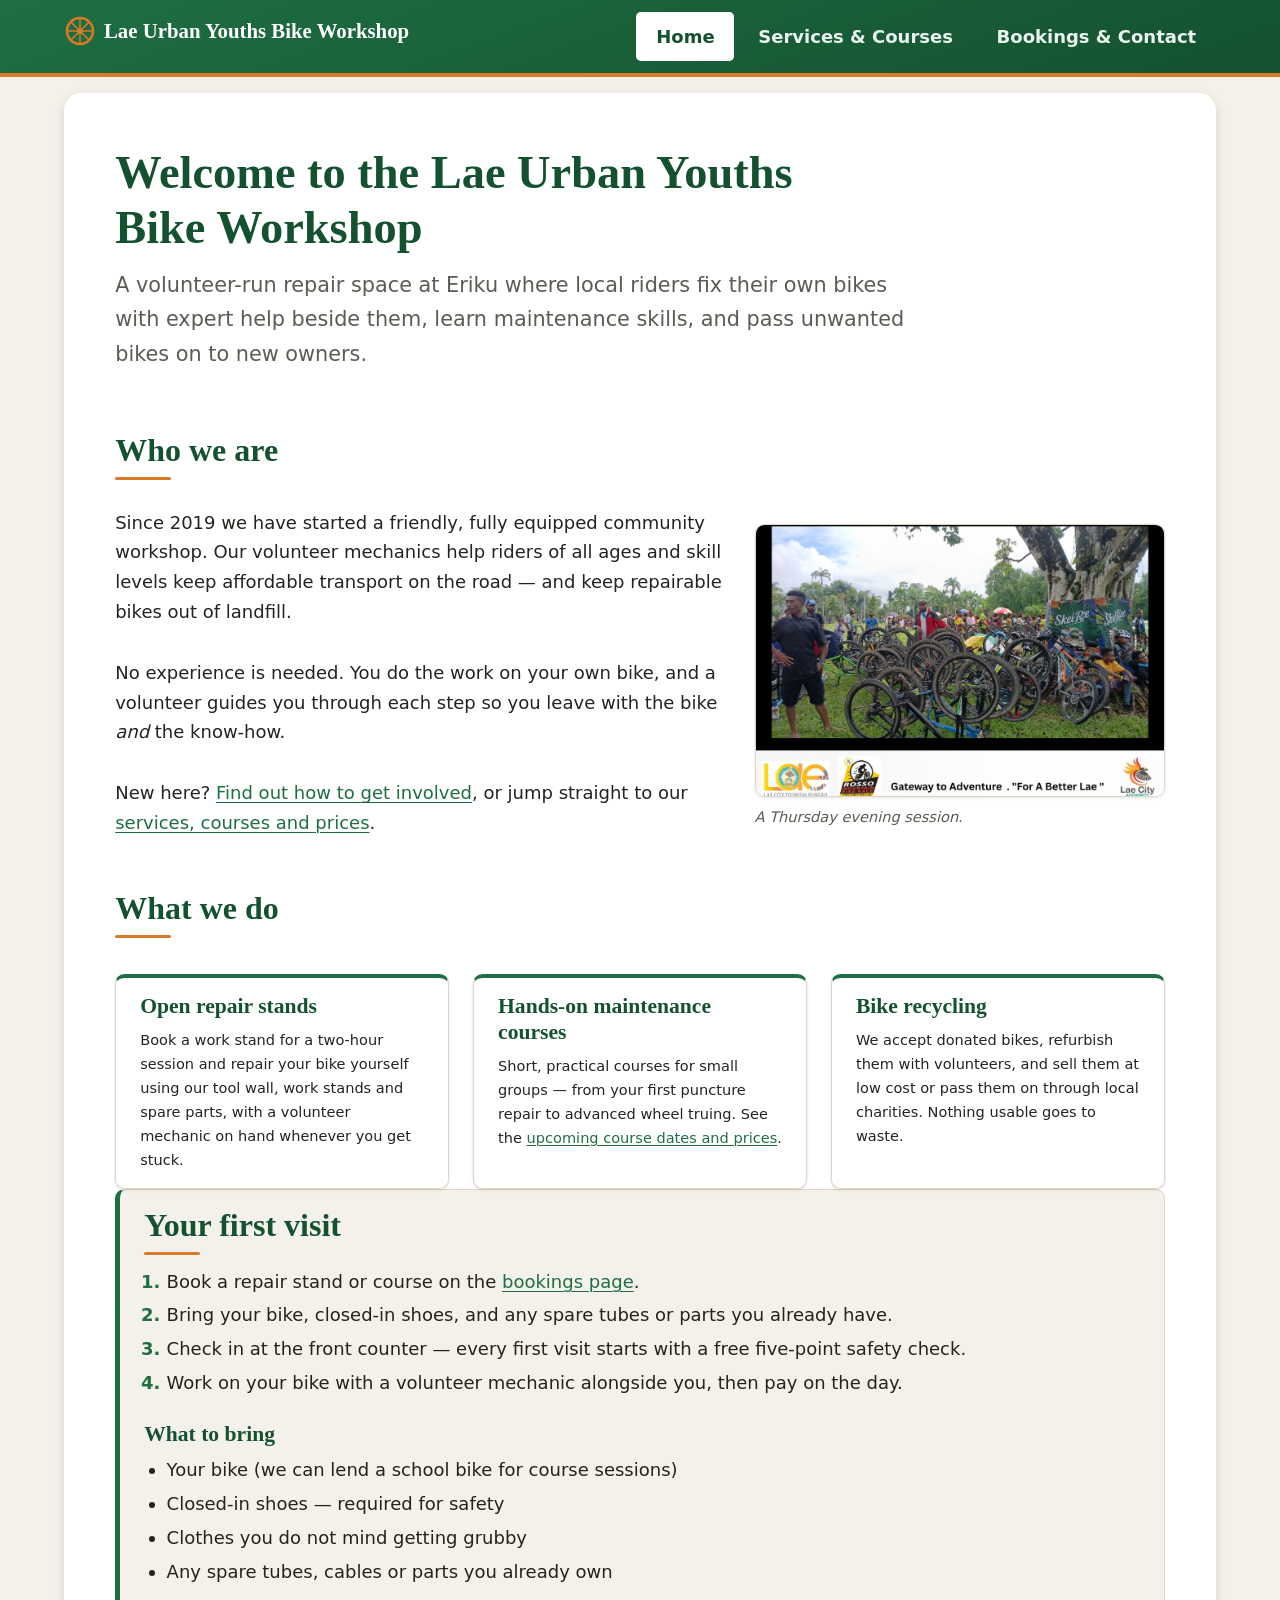
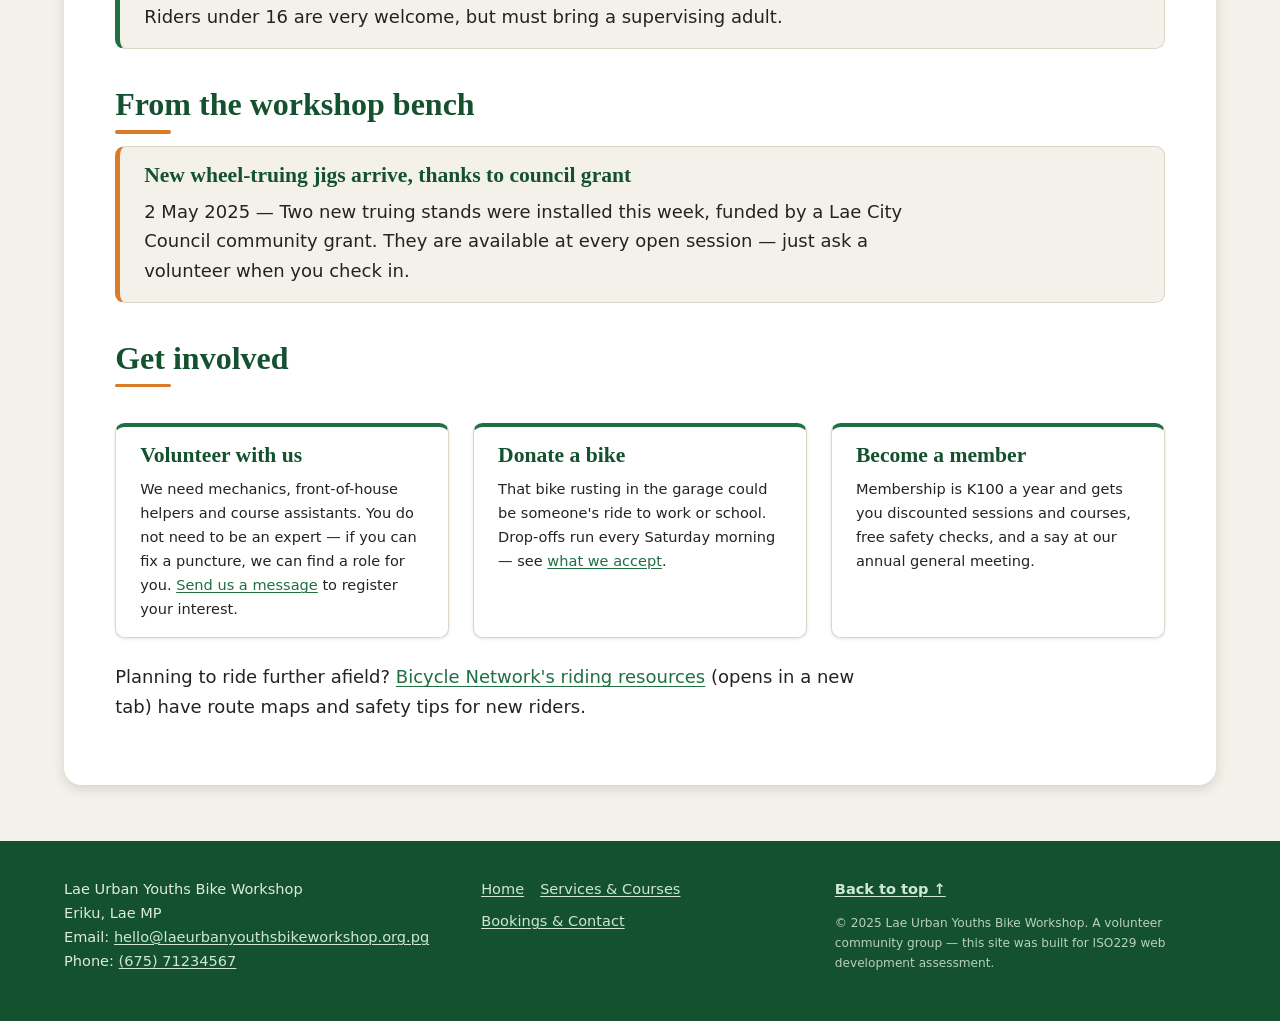
<file: index.html>
<!DOCTYPE html>
<html lang="en">
<head>
  <meta charset="utf-8">
  <meta name="viewport" content="width=device-width, initial-scale=1">
  <title>Home | Lae Urban Youths Bike Workshop</title>
  <meta name="description" content="Lae Urban Youths Bike Workshop is a volunteer-run space where local riders repair their own bikes, join hands-on maintenance courses and donate unwanted bicycles.">
  <!-- ISO229 - Ziphilia Kila -->
  <meta name="author" content="Ziphilia Kila">
  <meta name="theme-color" content="#1f6f43">
  <link rel="stylesheet" href="css/style.css">
</head>
<body>

  <a class="skip-link" href="#main-content">Skip to main content</a>

  <header id="top" class="site-header">
    <!-- A3: .header-inner is a Flexbox row (brand left, nav right) from 40em up -->
    <div class="container header-inner">
      <p class="brand">
        <a href="index.html">
          <!-- Decorative inline SVG wheel: hidden from assistive tech -->
          <svg class="brand-mark" viewBox="0 0 32 32" width="32" height="32"
               aria-hidden="true" focusable="false">
            <circle cx="16" cy="16" r="13" fill="none" stroke="currentColor" stroke-width="2.5"/>
            <circle cx="16" cy="16" r="3" fill="currentColor"/>
            <path d="M16 3v26M3 16h26M7.2 7.2l17.6 17.6M24.8 7.2L7.2 24.8"
                  stroke="currentColor" stroke-width="1.5"/>
          </svg>
          Lae Urban Youths Bike Workshop
        </a>
      </p>
      <nav class="site-nav" aria-label="Main navigation">
        <ul>
          <li><a href="index.html" aria-current="page">Home</a></li>
          <li><a href="services.html">Services &amp; Courses</a></li>
          <li><a href="contact.html">Bookings &amp; Contact</a></li>
        </ul>
      </nav>
    </div>
  </header>

  <main id="main-content" class="page container">

    <h1>Welcome to the Lae Urban Youths<br> Bike Workshop</h1>
    <p class="lead">A volunteer-run repair space at Eriku where local riders fix
    their own bikes with expert help beside them, learn maintenance skills, and pass
    unwanted bikes on to new owners.</p>

    <!-- A3: .media-split — CSS Grid places the figure beside the text on desktop -->
    <section id="about" class="media-split">
      <h2>Who we are</h2>
      <p>Since 2019 we have started a friendly, fully equipped community workshop. Our volunteer mechanics help riders of
      all ages and skill levels keep affordable transport on the road &mdash; and keep
      repairable bikes out of landfill.</p>
      <p>No experience is needed. You do the work on your own bike, and a volunteer guides
      you through each step so you leave with the bike <em>and</em> the know-how.</p>
      <figure>
        <img src="images/bikes.jpg"
             sizes="(min-width: 56em) 30rem, calc(100vw - 2rem)"
             alt="Two volunteers repairing bicycles at the workshop's repair stands"
             width="900" height="600">
        <figcaption>A Thursday evening session.</figcaption>
      </figure>
      <p>New here? <a href="#get-involved">Find out how to get involved</a>, or jump
      straight to our <a href="services.html">services, courses and prices</a>.</p>
    </section>

    <!-- A3: .card-grid — auto-fit/minmax Grid; card count per row adapts to width -->
    <section id="what-we-do" class="card-grid">
      <h2>What we do</h2>

      <article class="card">
        <h3>Open repair stands</h3>
        <p>Book a work stand for a two-hour session and repair your bike yourself using our
        tool wall, work stands and spare parts, with a volunteer mechanic on hand whenever
        you get stuck.</p>
      </article>

      <article class="card">
        <h3>Hands-on maintenance courses</h3>
        <p>Short, practical courses for small groups &mdash; from your first puncture repair
        to advanced wheel truing. See the <a href="services.html#courses">upcoming course
        dates and prices</a>.</p>
      </article>

      <article class="card">
        <h3>Bike recycling</h3>
        <p>We accept donated bikes, refurbish them with volunteers, and sell them at low
        cost or pass them on through local charities. Nothing usable goes to waste.</p>
      </article>
    </section>

    <section id="first-visit" class="panel">
      <h2>Your first visit</h2>
      <ol>
        <li>Book a repair stand or course on the <a href="contact.html">bookings page</a>.</li>
        <li>Bring your bike, closed-in shoes, and any spare tubes or parts you already have.</li>
        <li>Check in at the front counter &mdash; every first visit starts with a free five-point safety check.</li>
        <li>Work on your bike with a volunteer mechanic alongside you, then pay on the day.</li>
      </ol>
      <h3>What to bring</h3>
      <ul>
        <li>Your bike (we can lend a school bike for course sessions)</li>
        <li>Closed-in shoes &mdash; required for safety</li>
        <li>Clothes you do not mind getting grubby</li>
        <li>Any spare tubes, cables or parts you already own</li>
      </ul>
      <p>Riders under 16 are very welcome, but must bring a supervising adult.</p>
    </section>

    <section id="news">
      <h2>From the workshop bench</h2>
      <article class="panel panel--accent">
        <h3>New wheel-truing jigs arrive, thanks to council grant</h3>
        <p><time datetime="2025-05-02">2 May 2025</time> &mdash; Two new truing stands were
        installed this week, funded by a Lae City Council community grant. They are
        available at every open session &mdash; just ask a volunteer when you check in.</p>
      </article>
    </section>

    <section id="get-involved" class="card-grid">
      <h2>Get involved</h2>

      <article class="card">
        <h3>Volunteer with us</h3>
        <p>We need mechanics, front-of-house helpers and course assistants. You do not need
        to be an expert &mdash; if you can fix a puncture, we can find a role for you.
        <a href="contact.html">Send us a message</a> to register your interest.</p>
      </article>

      <article class="card">
        <h3>Donate a bike</h3>
        <p>That bike rusting in the garage could be someone's ride to work or school.
        Drop-offs run every Saturday morning &mdash; see
        <a href="services.html#recycling">what we accept</a>.</p>
      </article>

      <article class="card">
        <h3>Become a member</h3>
        <p>Membership is K100 a year and gets you discounted sessions and courses, free
        safety checks, and a say at our annual general meeting.</p>
      </article>

      <p>Planning to ride further afield?
      <a href="https://www.bicyclenetwork.com.au/" target="_blank" rel="noopener">Bicycle
      Network's riding resources</a> (opens in a new tab) have route maps and safety tips
      for new riders.</p>
    </section>

  </main>

  <footer class="site-footer">
    <div class="container footer-grid">
      <address>
      Lae Urban Youths Bike Workshop<br>
      Eriku, Lae MP<br>
      Email: <a href="mailto:hello@laeurbanyouthsbikeworkshop.org.pg">hello@laeurbanyouthsbikeworkshop.org.pg</a><br>
      Phone: <a href="tel:+67571234567">(675) 71234567</a>
      </address>

      <nav class="footer-nav" aria-label="Footer">
        <ul>
          <li><a href="index.html">Home</a></li>
          <li><a href="services.html">Services &amp; Courses</a></li>
          <li><a href="contact.html">Bookings &amp; Contact</a></li>
        </ul>
      </nav>

      <div class="footer-meta">
        <p><a class="to-top" href="#top">Back to top &uarr;</a></p>
        <p><small>&copy; 2025 Lae Urban Youths Bike Workshop. A volunteer community group &mdash;
    this site was built for ISO229 web development assessment.</small></p>
      </div>
    </div>
  </footer>

</body>
</html>
</file>
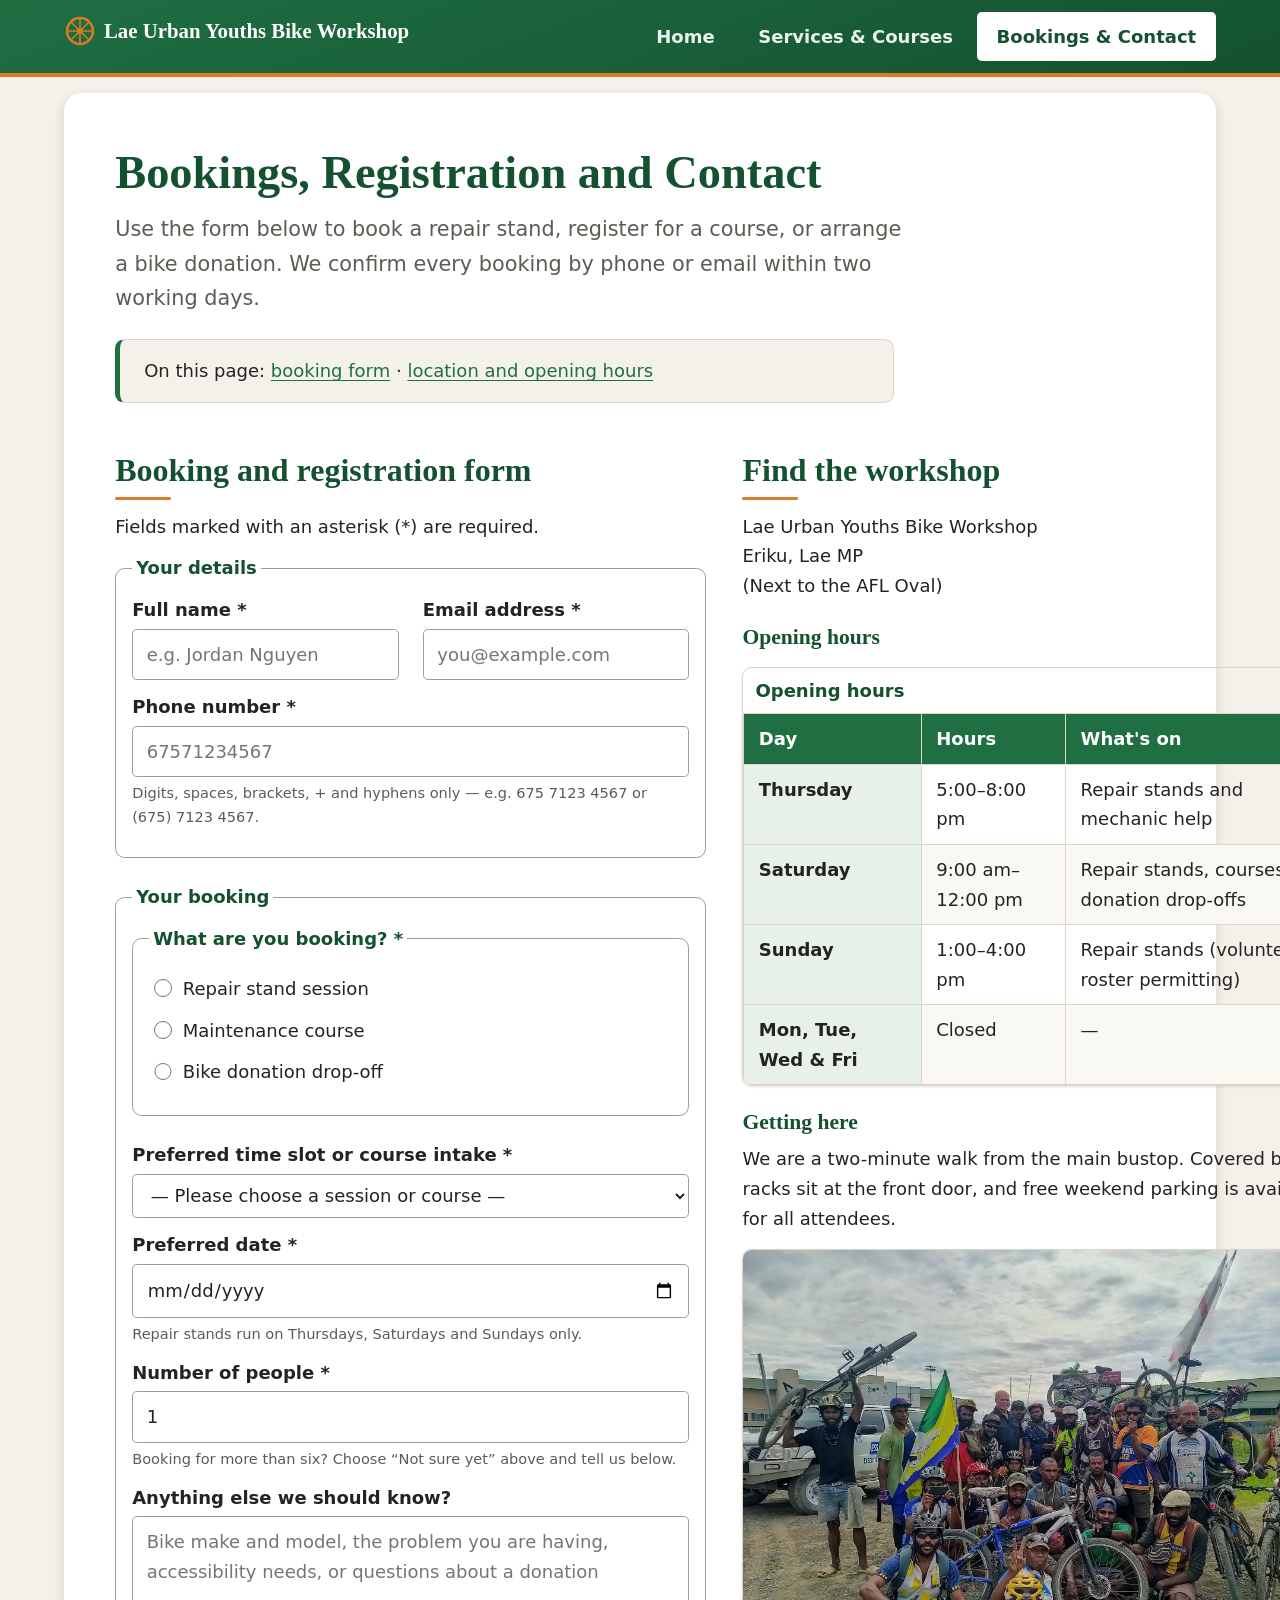
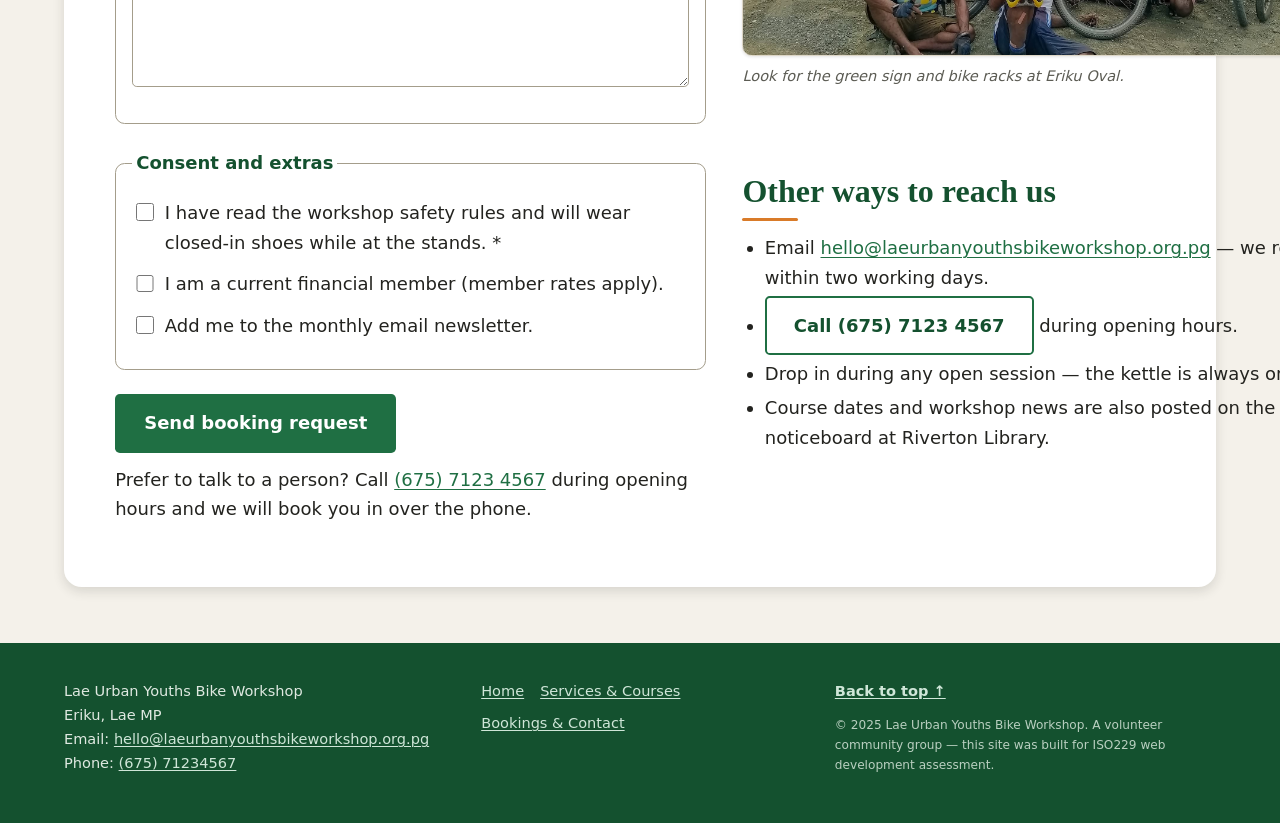
<file: contact.html>
<!DOCTYPE html>
<html lang="en">
<head>
  <meta charset="utf-8">
  <meta name="viewport" content="width=device-width, initial-scale=1">
  <title>Bookings &amp; Contact | Lae Urban Youths Bike Workshop</title>
  <meta name="description" content="Book a repair stand, register for a maintenance course, arrange a bike donation, or find the Lae Urban Youths Bike Workshop's location and opening hours.">
  <!-- ISO229 - Ziphilia Kila -->
  <meta name="author" content="Ziphilia Kila">
  <meta name="theme-color" content="#1f6f43">
  <link rel="stylesheet" href="css/style.css">
</head>
<body>

  <a class="skip-link" href="#main-content">Skip to main content</a>

  <header id="top" class="site-header">
    <div class="container header-inner">
      <p class="brand">
        <a href="index.html">
          <svg class="brand-mark" viewBox="0 0 32 32" width="32" height="32"
               aria-hidden="true" focusable="false">
            <circle cx="16" cy="16" r="13" fill="none" stroke="currentColor" stroke-width="2.5"/>
            <circle cx="16" cy="16" r="3" fill="currentColor"/>
            <path d="M16 3v26M3 16h26M7.2 7.2l17.6 17.6M24.8 7.2L7.2 24.8"
                  stroke="currentColor" stroke-width="1.5"/>
          </svg>
          Lae Urban Youths Bike Workshop
        </a>
      </p>
      <nav class="site-nav" aria-label="Main navigation">
        <ul>
          <li><a href="index.html">Home</a></li>
          <li><a href="services.html">Services &amp; Courses</a></li>
          <li><a href="contact.html" aria-current="page">Bookings &amp; Contact</a></li>
        </ul>
      </nav>
    </div>
  </header>

  <main id="main-content" class="page container">

    <h1>Bookings, Registration and Contact</h1>
    <p class="lead">Use the form below to book a repair stand, register for a course, or
    arrange a bike donation. We confirm every booking by phone or email within two working
    days.</p>

    <p class="panel">On this page: <a href="#booking-form">booking form</a> &middot;
    <a href="#location">location and opening hours</a></p>

    <div class="split contact-split">

      <section id="booking-form">
        <h2>Booking and registration form</h2>
        <p>Fields marked with an asterisk (*) are required.</p>

        <form action="#" method="post">

          <fieldset>
            <legend>Your details</legend>
            <div class="grid-2">
              <p>
                <label for="full-name">Full name *</label>
                <input type="text" id="full-name" name="full-name" required minlength="2"
                       maxlength="80" autocomplete="name" placeholder="e.g. Jordan Nguyen">
              </p>
              <p>
                <label for="email">Email address *</label>
                <input type="email" id="email" name="email" required maxlength="100"
                       autocomplete="email" placeholder="you@example.com">
              </p>
              <p class="u-span-2">
                <label for="phone">Phone number *</label>
                <input type="tel" id="phone" name="phone" required minlength="8" maxlength="15"
                       pattern="[0-9()+ -]{8,15}" autocomplete="tel"
                       placeholder="67571234567" aria-describedby="phone-hint">
                <small id="phone-hint" class="hint">Digits, spaces, brackets, + and hyphens
                only &mdash; e.g. 675 7123 4567 or (675) 7123 4567.</small>
              </p>
            </div>
          </fieldset>

          <fieldset>
            <legend>Your booking</legend>

            <fieldset>
              <legend>What are you booking? *</legend>
              <p class="option">
                <input type="radio" id="book-repair" name="booking-type" value="repair-stand" required>
                <label for="book-repair">Repair stand session</label>
              </p>
              <p class="option">
                <input type="radio" id="book-course" name="booking-type" value="maintenance-course">
                <label for="book-course">Maintenance course</label>
              </p>
              <p class="option">
                <input type="radio" id="book-donation" name="booking-type" value="bike-donation">
                <label for="book-donation">Bike donation drop-off</label>
              </p>
            </fieldset>

            <p>
              <label for="time-slot">Preferred time slot or course intake *</label>
              <select id="time-slot" name="time-slot" required>
                <option value="">&mdash; Please choose a session or course &mdash;</option>
                <option value="thu-evening">Thursday evening session (5&ndash;8 pm)</option>
                <option value="sat-morning">Saturday morning session (9 am&ndash;12 pm)</option>
                <option value="sun-afternoon">Sunday afternoon session (1&ndash;4 pm)</option>
                <option value="course-beginners">Beginners' bike maintenance &mdash; next intake</option>
                <option value="course-wheels">Wheels and gears &mdash; next intake</option>
                <option value="course-family">Family fix-up class &mdash; next intake</option>
                <option value="course-advanced">Advanced drivetrain and wheel truing &mdash; next intake</option>
                <option value="unsure">Not sure yet &mdash; please advise me</option>
              </select>
            </p>

            <p>
              <label for="preferred-date">Preferred date *</label>
              <input type="date" id="preferred-date" name="preferred-date" required
                     aria-describedby="date-hint">
              <small id="date-hint" class="hint">Repair stands run on Thursdays, Saturdays
              and Sundays only.</small>
            </p>

            <p>
              <label for="participants">Number of people *</label>
              <input type="number" id="participants" name="participants" value="1"
                     min="1" max="6" required>
              <small class="hint">Booking for more than six? Choose &ldquo;Not sure yet&rdquo;
              above and tell us below.</small>
            </p>

            <p>
              <label for="message">Anything else we should know?</label>
              <textarea id="message" name="message" rows="5" maxlength="600"
                        placeholder="Bike make and model, the problem you are having, accessibility needs, or questions about a donation"></textarea>
            </p>
          </fieldset>

          <fieldset>
            <legend>Consent and extras</legend>
            <p class="option">
              <input type="checkbox" id="safety" name="safety" value="agreed" required>
              <label for="safety">I have read the workshop safety rules and will wear
              closed-in shoes while at the stands. *</label>
            </p>
            <p class="option">
              <input type="checkbox" id="member" name="member" value="yes">
              <label for="member">I am a current financial member (member rates apply).</label>
            </p>
            <p class="option">
              <input type="checkbox" id="newsletter" name="newsletter" value="yes">
              <label for="newsletter">Add me to the monthly email newsletter.</label>
            </p>
          </fieldset>

          <p>
            <button type="submit" class="btn btn--primary">Send booking request</button>
          </p>

        </form>

        <p>Prefer to talk to a person? Call
        <a href="tel:+67571234567">(675) 7123 4567</a> during opening hours and we will book
        you in over the phone.</p>
      </section>

      <aside class="contact-aside">
        <section id="location">
          <h2>Find the workshop</h2>
          <address>
            Lae Urban Youths Bike Workshop<br>
            Eriku, Lae MP<br>
            (Next to the AFL Oval)
          </address>

          <h3>Opening hours</h3>
          <div class="table-wrap">
            <table>
              <caption>Opening hours</caption>
              <thead>
                <tr>
                  <th scope="col">Day</th>
                  <th scope="col">Hours</th>
                  <th scope="col">What's on</th>
                </tr>
              </thead>
              <tbody>
                <tr>
                  <th scope="row">Thursday</th>
                  <td>5:00&ndash;8:00 pm</td>
                  <td>Repair stands and mechanic help</td>
                </tr>
                <tr>
                  <th scope="row">Saturday</th>
                  <td>9:00 am&ndash;12:00 pm</td>
                  <td>Repair stands, courses and donation drop-offs</td>
                </tr>
                <tr>
                  <th scope="row">Sunday</th>
                  <td>1:00&ndash;4:00 pm</td>
                  <td>Repair stands (volunteer roster permitting)</td>
                </tr>
                <tr>
                  <th scope="row">Mon, Tue, Wed &amp; Fri</th>
                  <td>Closed</td>
                  <td>&mdash;</td>
                </tr>
              </tbody>
            </table>
          </div>

          <h3>Getting here</h3>
          <p>We are a two-minute walk from the main bustop. Covered bike racks sit at the
          front door, and free weekend parking is available for all attendees.</p>

          <figure>
            <img src="images/location.jpg"
                 alt="The green entrance and sign of the community bike workshop at Eriku Oval"
                 width="900" height="600" loading="lazy" decoding="async">
            <figcaption>Look for the green sign and bike racks at Eriku Oval.</figcaption>
          </figure>
        </section>

        <section id="other-ways">
          <h2>Other ways to reach us</h2>
          <ul>
            <li>Email <a href="mailto:hello@laeurbanyouthsbikeworkshop.org.pg">hello@laeurbanyouthsbikeworkshop.org.pg</a> &mdash; we reply within two working days.</li>
            <li><a class="btn btn--outline" href="tel:+67571234567">Call (675) 7123 4567</a> during opening hours.</li>
            <li>Drop in during any open session &mdash; the kettle is always on.</li>
            <li>Course dates and workshop news are also posted on the noticeboard at Riverton Library.</li>
          </ul>
        </section>
      </aside>

    </div>

  </main>

  <footer class="site-footer">
    <div class="container footer-grid">
      <address>
      Lae Urban Youths Bike Workshop<br>
      Eriku, Lae MP<br>
      Email: <a href="mailto:hello@laeurbanyouthsbikeworkshop.org.pg">hello@laeurbanyouthsbikeworkshop.org.pg</a><br>
      Phone: <a href="tel:+67571234567">(675) 71234567</a>
      </address>

      <nav class="footer-nav" aria-label="Footer">
        <ul>
          <li><a href="index.html">Home</a></li>
          <li><a href="services.html">Services &amp; Courses</a></li>
          <li><a href="contact.html">Bookings &amp; Contact</a></li>
        </ul>
      </nav>

      <div class="footer-meta">
        <p><a class="to-top" href="#top">Back to top &uarr;</a></p>
        <p><small>&copy; 2025 Lae Urban Youths Bike Workshop. A volunteer community group &mdash;
    this site was built for ISO229 web development assessment.</small></p>
      </div>
    </div>
  </footer>

</body>
</html>
</file>
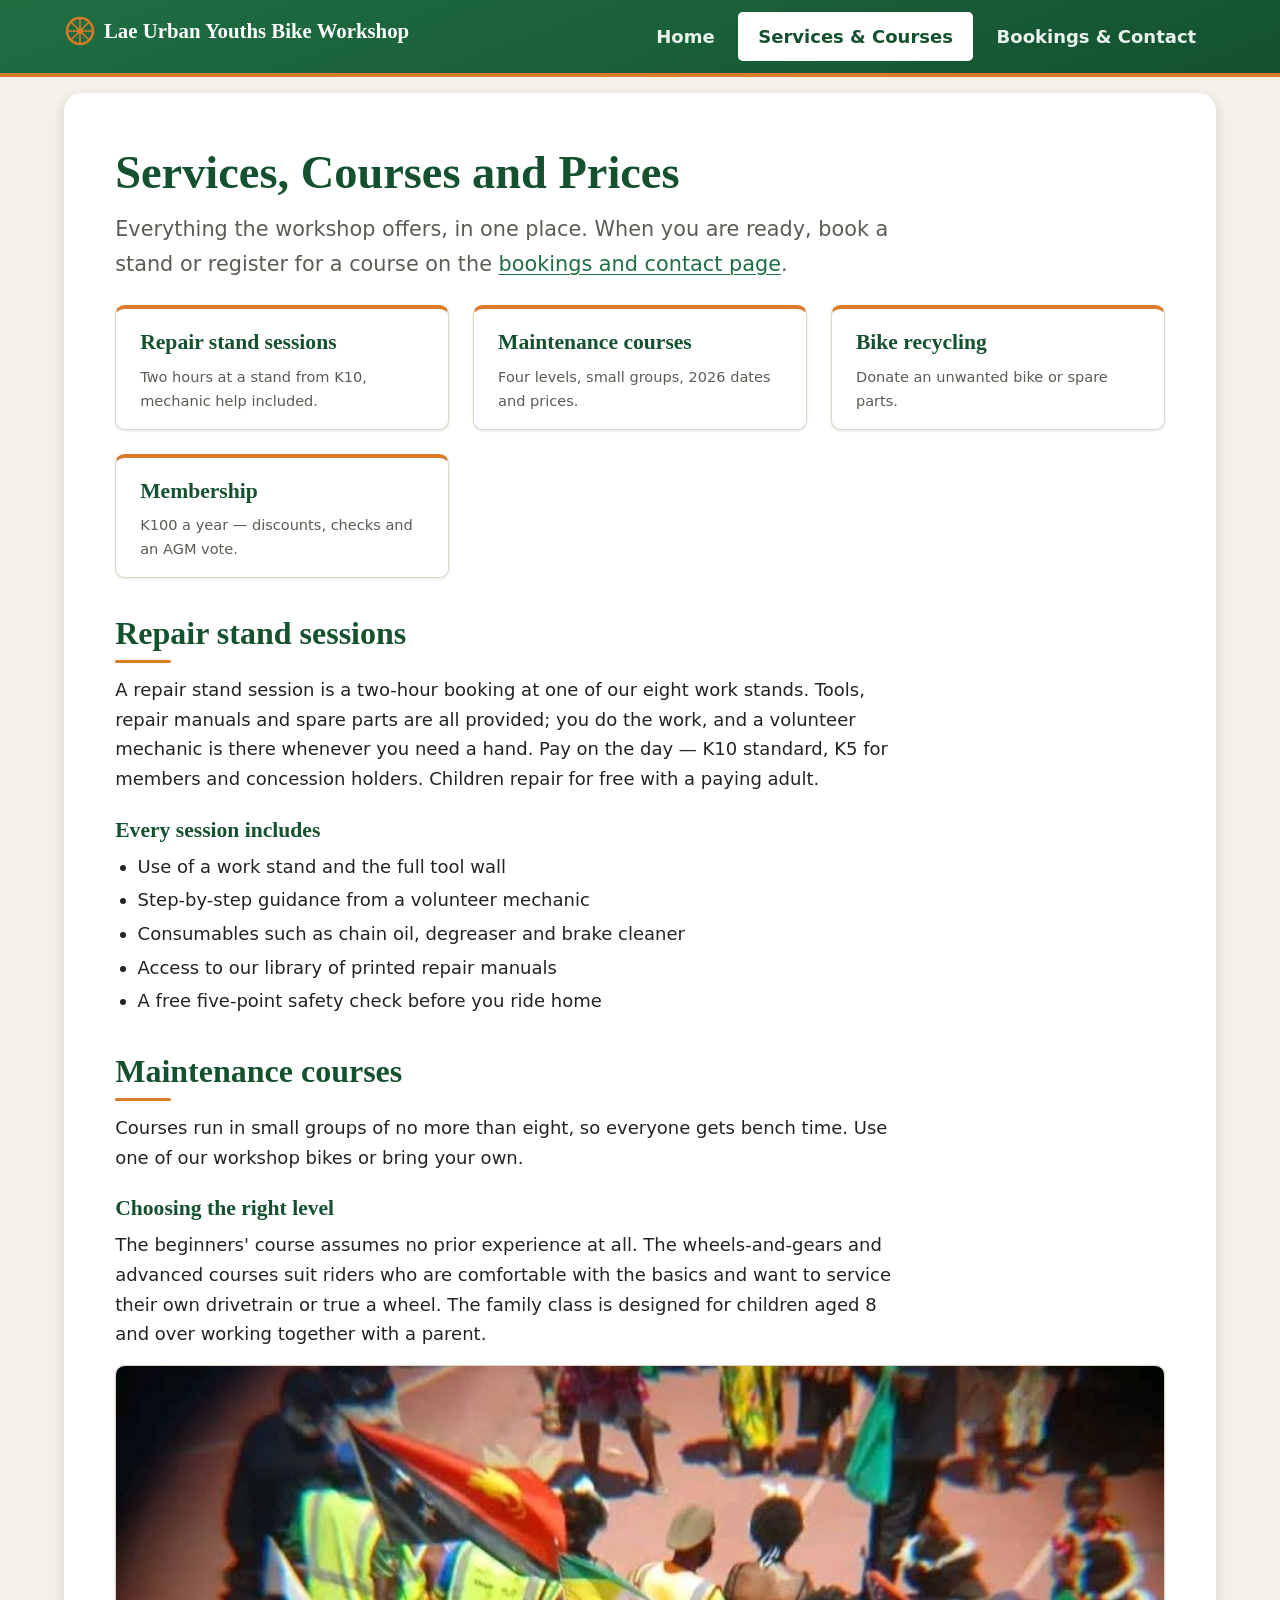
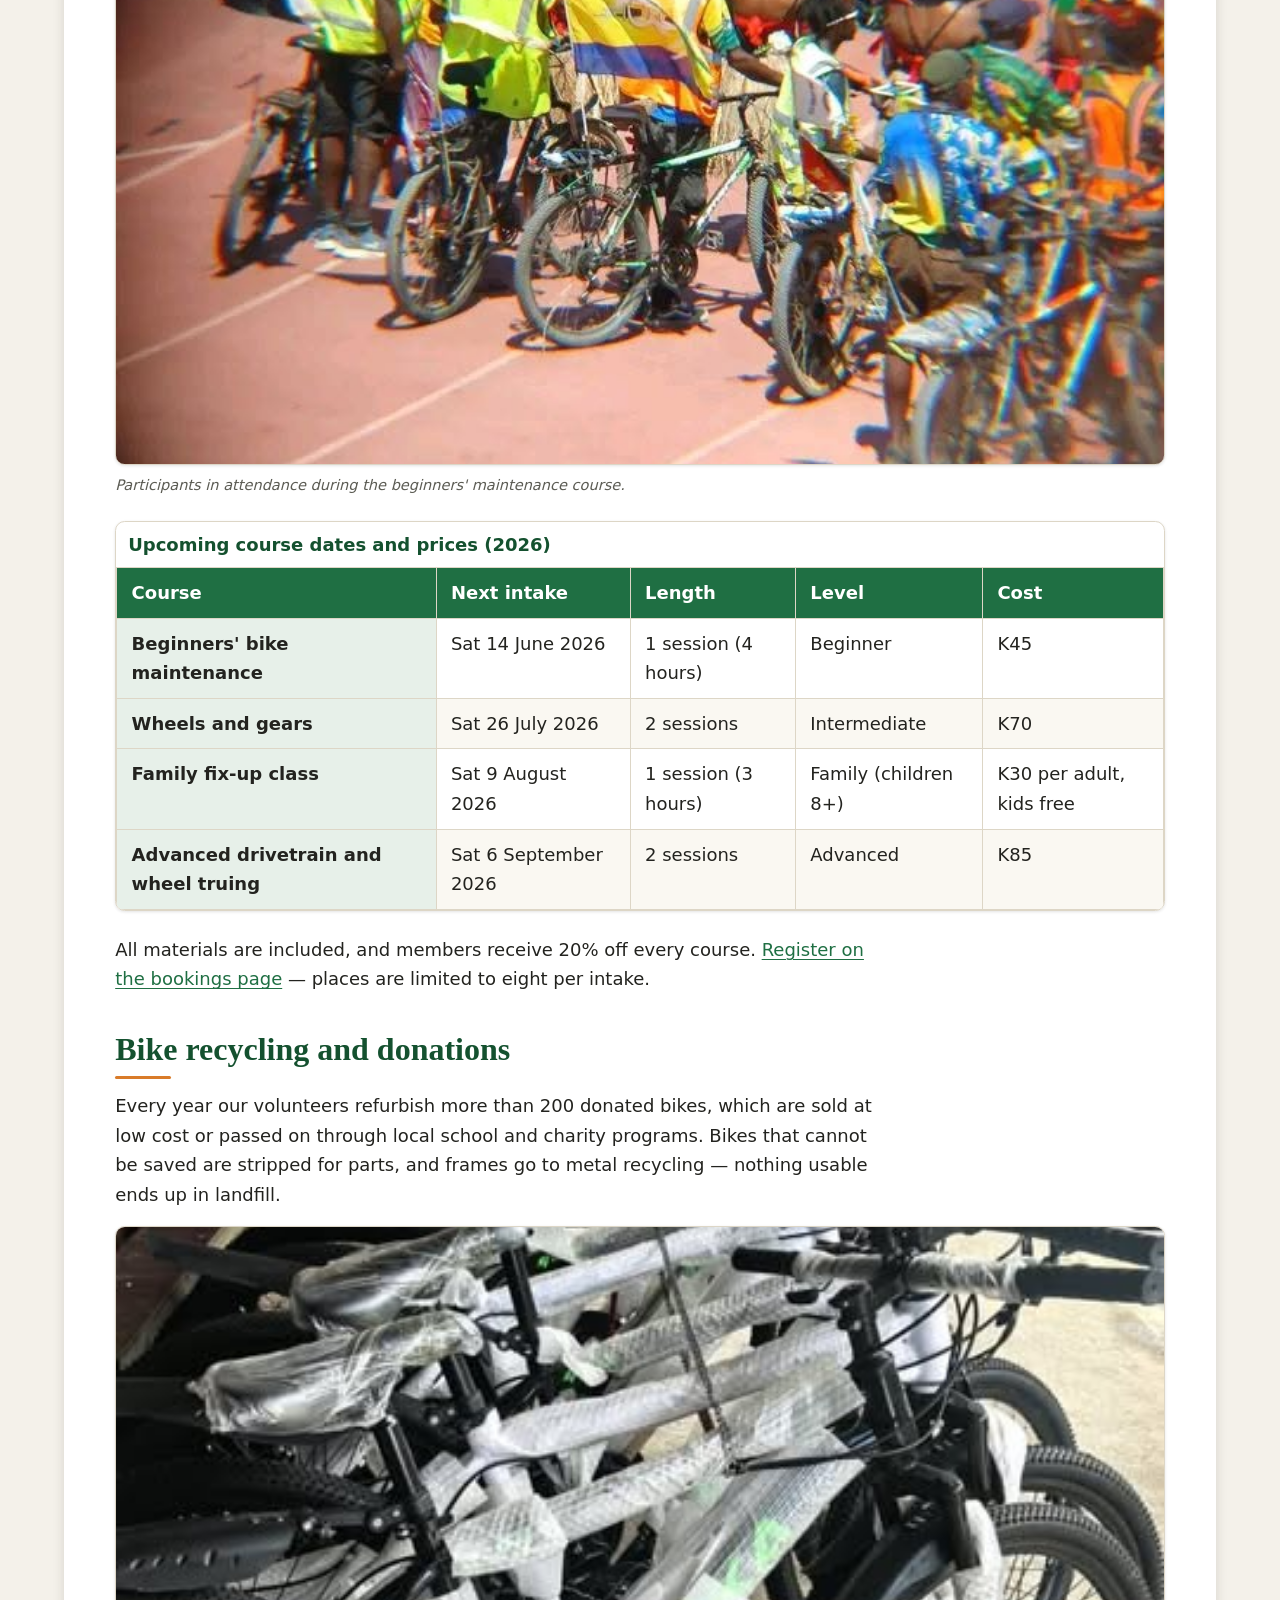
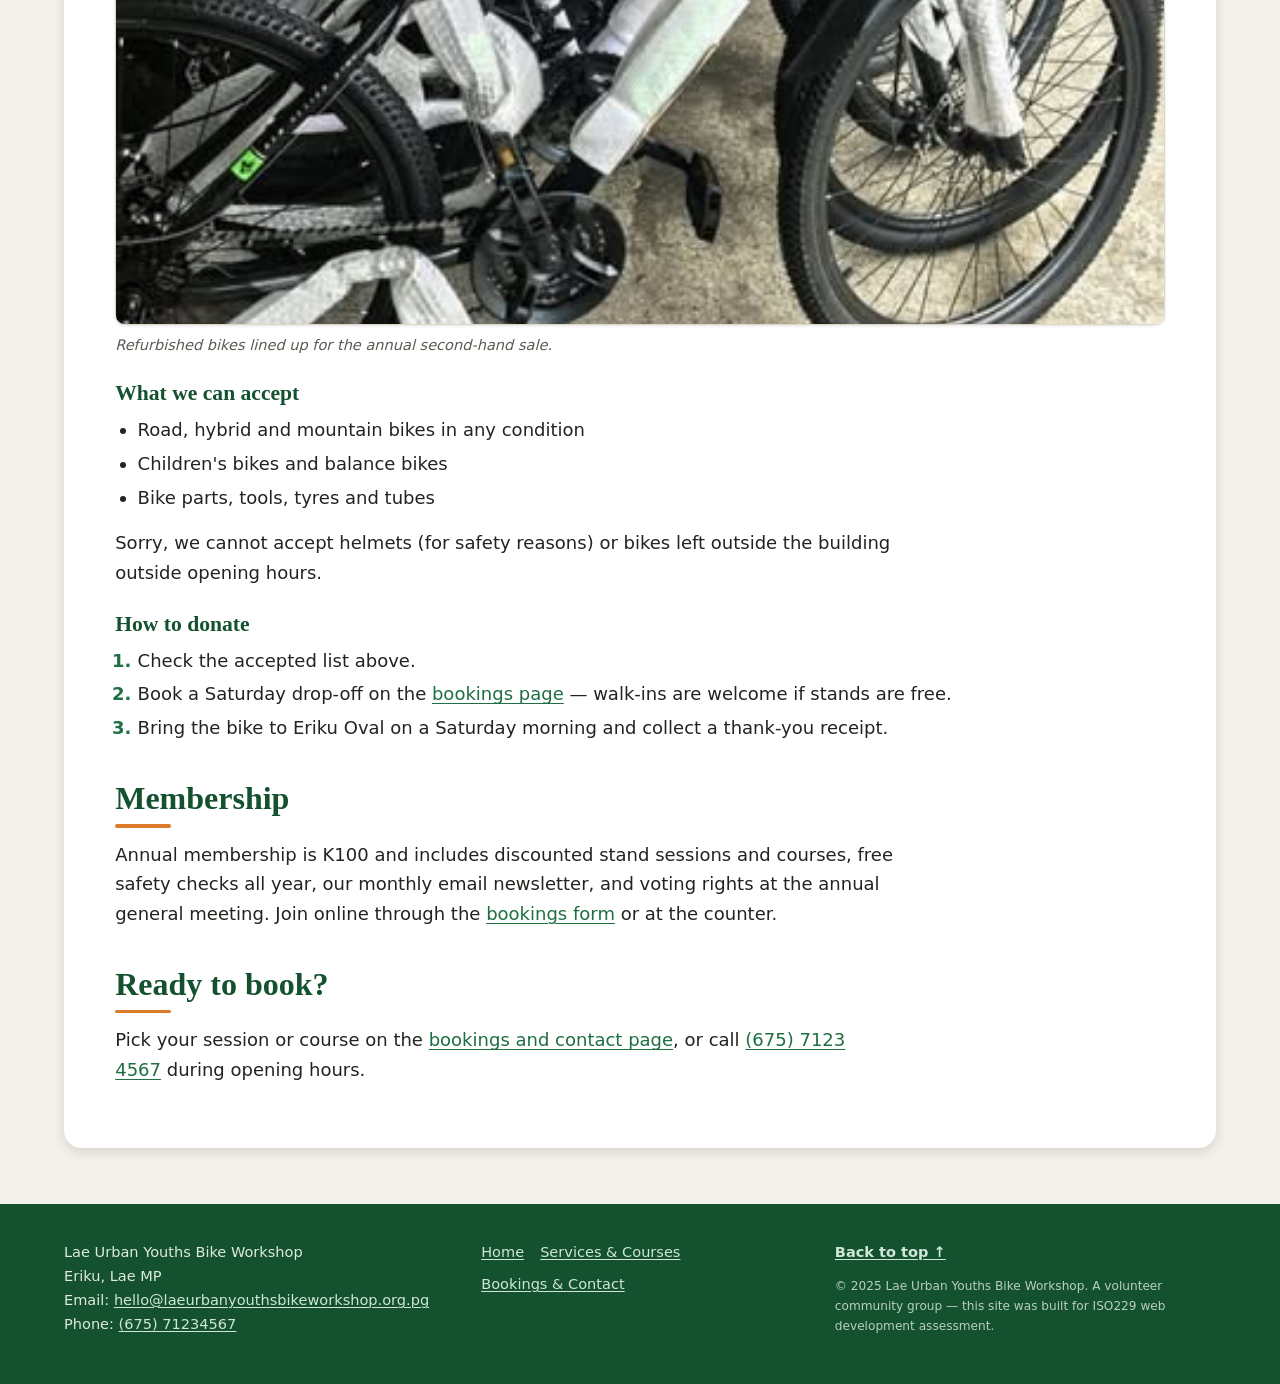
<file: services.html>
<!DOCTYPE html>
<html lang="en">
<head>
  <meta charset="utf-8">
  <meta name="viewport" content="width=device-width, initial-scale=1">
  <title>Services &amp; Courses | Lae Urban Youths Bike Workshop</title>
  <meta name="description" content="Repair stand sessions, hands-on maintenance courses, bike recycling and membership prices at the Lae Urban Youths Bike Workshop.">
  <!-- ISO229 - Ziphilia Kila -->
  <meta name="author" content="Ziphilia Kila">
  <meta name="theme-color" content="#1f6f43">
  <link rel="stylesheet" href="css/style.css">
</head>
<body>

  <a class="skip-link" href="#main-content">Skip to main content</a>

  <header id="top" class="site-header">
    <div class="container header-inner">
      <p class="brand">
        <a href="index.html">
          <svg class="brand-mark" viewBox="0 0 32 32" width="32" height="32"
               aria-hidden="true" focusable="false">
            <circle cx="16" cy="16" r="13" fill="none" stroke="currentColor" stroke-width="2.5"/>
            <circle cx="16" cy="16" r="3" fill="currentColor"/>
            <path d="M16 3v26M3 16h26M7.2 7.2l17.6 17.6M24.8 7.2L7.2 24.8"
                  stroke="currentColor" stroke-width="1.5"/>
          </svg>
          Lae Urban Youths Bike Workshop
        </a>
      </p>
      <nav class="site-nav" aria-label="Main navigation">
        <ul>
          <li><a href="index.html">Home</a></li>
          <li><a href="services.html" aria-current="page">Services &amp; Courses</a></li>
          <li><a href="contact.html">Bookings &amp; Contact</a></li>
        </ul>
      </nav>
    </div>
  </header>

  <main id="main-content" class="page container">

    <h1>Services, Courses and Prices</h1>
    <p class="lead">Everything the workshop offers, in one place. When you are ready,
    book a stand or register for a course on the
    <a href="contact.html">bookings and contact page</a>.</p>

    <!-- A3: in-page jump cards — same .card-grid + .card--link components as the home page.
         Spans instead of headings so the h1 → h2 → h3 hierarchy is not skipped. -->
    <nav class="page-contents card-grid" aria-label="Jump to a service">
      <a class="card card--link" href="#repair-stands">
        <span class="card-title">Repair stand sessions</span>
        <span class="card-desc">Two hours at a stand from K10, mechanic help included.</span>
      </a>
      <a class="card card--link" href="#courses">
        <span class="card-title">Maintenance courses</span>
        <span class="card-desc">Four levels, small groups, 2026 dates and prices.</span>
      </a>
      <a class="card card--link" href="#recycling">
        <span class="card-title">Bike recycling</span>
        <span class="card-desc">Donate an unwanted bike or spare parts.</span>
      </a>
      <a class="card card--link" href="#membership">
        <span class="card-title">Membership</span>
        <span class="card-desc">K100 a year &mdash; discounts, checks and an AGM vote.</span>
      </a>
    </nav>

    <section id="repair-stands">
      <h2>Repair stand sessions</h2>
      <p>A repair stand session is a two-hour booking at one of our eight work stands.
      Tools, repair manuals and spare parts are all provided; you do the work, and a
      volunteer mechanic is there whenever you need a hand. Pay on the day &mdash;
      K10 standard, K5 for members and concession holders. Children repair for free
      with a paying adult.</p>
      <h3>Every session includes</h3>
      <ul>
        <li>Use of a work stand and the full tool wall</li>
        <li>Step-by-step guidance from a volunteer mechanic</li>
        <li>Consumables such as chain oil, degreaser and brake cleaner</li>
        <li>Access to our library of printed repair manuals</li>
        <li>A free five-point safety check before you ride home</li>
      </ul>
    </section>

    <section id="courses">
      <h2>Maintenance courses</h2>
      <p>Courses run in small groups of no more than eight, so everyone gets bench time.
      Use one of our workshop bikes or bring your own.</p>

      <h3>Choosing the right level</h3>
      <p>The beginners' course assumes no prior experience at all. The wheels-and-gears and
      advanced courses suit riders who are comfortable with the basics and want to service
      their own drivetrain or true a wheel. The family class is designed for children
      aged 8 and over working together with a parent.</p>

      <figure>
        <!-- TODO: drop your own photo here as images/course-participant.jpg -->
        <img src="images/participants.jpg"
             alt="Participants in attendance during the beginners' maintenance course."
             width="900" height="600" loading="lazy" decoding="async">
        <figcaption>Participants in attendance during the beginners' maintenance course.</figcaption>
      </figure>

      <!-- A3: .table-wrap lets wide tables scroll horizontally on small screens
           instead of squashing or overflowing the page. -->
      <div class="table-wrap">
        <!-- TODO: update the intake dates below each term before submission -->
        <table>
          <caption>Upcoming course dates and prices (2026)</caption>
          <thead>
            <tr>
              <th scope="col">Course</th>
              <th scope="col">Next intake</th>
              <th scope="col">Length</th>
              <th scope="col">Level</th>
              <th scope="col">Cost</th>
            </tr>
          </thead>
          <tbody>
            <tr>
              <th scope="row">Beginners' bike maintenance</th>
              <td>Sat 14 June 2026</td>
              <td>1 session (4 hours)</td>
              <td>Beginner</td>
              <td>K45</td>
            </tr>
            <tr>
              <th scope="row">Wheels and gears</th>
              <td>Sat 26 July 2026</td>
              <td>2 sessions</td>
              <td>Intermediate</td>
              <td>K70</td>
            </tr>
            <tr>
              <th scope="row">Family fix-up class</th>
              <td>Sat 9 August 2026</td>
              <td>1 session (3 hours)</td>
              <td>Family (children 8+)</td>
              <td>K30 per adult, kids free</td>
            </tr>
            <tr>
              <th scope="row">Advanced drivetrain and wheel truing</th>
              <td>Sat 6 September 2026</td>
              <td>2 sessions</td>
              <td>Advanced</td>
              <td>K85</td>
            </tr>
          </tbody>
        </table>
      </div>

      <p>All materials are included, and members receive 20% off every course.
      <a href="contact.html">Register on the bookings page</a> &mdash; places are limited
      to eight per intake.</p>
    </section>

    <section id="recycling">
      <h2>Bike recycling and donations</h2>
      <p>Every year our volunteers refurbish more than 200 donated bikes, which are sold at
      low cost or passed on through local school and charity programs. Bikes that cannot be
      saved are stripped for parts, and frames go to metal recycling &mdash; nothing usable
      ends up in landfill.</p>

      <figure>
        <img src="images/bikes2.jpg"
             alt="Rows of refurbished second-hand bicycles waiting for new owners"
             width="900" height="600" loading="lazy" decoding="async">
        <figcaption>Refurbished bikes lined up for the annual second-hand sale.</figcaption>
      </figure>

      <h3>What we can accept</h3>
      <ul>
        <li>Road, hybrid and mountain bikes in any condition</li>
        <li>Children's bikes and balance bikes</li>
        <li>Bike parts, tools, tyres and tubes</li>
      </ul>
      <p>Sorry, we cannot accept helmets (for safety reasons) or bikes left outside the
      building outside opening hours.</p>

      <h3>How to donate</h3>
      <ol>
        <li>Check the accepted list above.</li>
        <li>Book a Saturday drop-off on the <a href="contact.html">bookings page</a> &mdash; walk-ins are welcome if stands are free.</li>
        <li>Bring the bike to Eriku Oval on a Saturday morning and collect a thank-you receipt.</li>
      </ol>
    </section>

    <section id="membership">
      <h2>Membership</h2>
      <p>Annual membership is K100 and includes discounted stand sessions and courses, free
      safety checks all year, our monthly email newsletter, and voting rights at the annual
      general meeting. Join online through the
      <a href="contact.html">bookings form</a> or at the counter.</p>
    </section>

    <section id="ready">
      <h2>Ready to book?</h2>
      <p>Pick your session or course on the
      <a href="contact.html">bookings and contact page</a>, or call
      <a href="tel:+67571234567">(675) 7123 4567</a> during opening hours.</p>
    </section>

  </main>

  <footer class="site-footer">
    <div class="container footer-grid">
      <address>
      Lae Urban Youths Bike Workshop<br>
      Eriku, Lae MP<br>
      Email: <a href="mailto:hello@laeurbanyouthsbikeworkshop.org.pg">hello@laeurbanyouthsbikeworkshop.org.pg</a><br>
      Phone: <a href="tel:+67571234567">(675) 71234567</a>
      </address>

      <nav class="footer-nav" aria-label="Footer">
        <ul>
          <li><a href="index.html">Home</a></li>
          <li><a href="services.html">Services &amp; Courses</a></li>
          <li><a href="contact.html">Bookings &amp; Contact</a></li>
        </ul>
      </nav>

      <div class="footer-meta">
        <p><a class="to-top" href="#top">Back to top &uarr;</a></p>
        <p><small>&copy; 2025 Lae Urban Youths Bike Workshop. A volunteer community group &mdash;
    this site was built for ISO229 web development assessment.</small></p>
      </div>
    </div>
  </footer>

</body>
</html>
</file>
<file: css/style.css>
/* ==========================================================================
   Riverton Community Bike Workshop — Assessment 3 stylesheet
   Hand-written vanilla CSS3. Mobile-first. No frameworks, no preprocessor.
   Pairs with the A2 semantic markup (A3 only adds class hooks).

   CONTENTS
   01. Design tokens (:root custom properties)
   02. Reset & base
   03. Typography
   04. Layout (page shell, grids, splits)
   05. Components (header/nav, cards, buttons, panels, figures, tables, forms, footer)
   06. Utilities
   07. Media queries — all breakpoints, mobile-first (min-width)
   08. Accessibility: focus states & motion preferences

   BREAKPOINT INDEX (em-based so they respect user font-size zoom)
   - 40em (~640px)  tablet:  header becomes a row, 2-col form fields, card grids flow
   - 56em (~896px)  desktop: media splits, footer columns
   - 72em (~1152px) wide:    contact form + sidebar split
   NOTE: CSS variables cannot be used inside media query conditions, so
   breakpoints are documented here as tokens: --bp-tablet / --bp-desktop / --bp-wide.
   ========================================================================== */

/* --------------------------------------------------------------------------
   01. DESIGN TOKENS
   One place to change the whole look. Every value below is consumed
   elsewhere via var(), so restyling the site means editing this block.
   -------------------------------------------------------------------------- */
:root {
  /* Colour palette — all text/background pairs meet WCAG AA (4.5:1) */
  --clr-primary:       #1f6f43;  /* brand green: 6.1:1 on white  */
  --clr-primary-dark:  #14512f;  /* headings, footer bg          */
  --clr-primary-light: #e7f0e9;  /* tint for table rows, chips   */
  --clr-accent:        #d97b29;  /* decorative only (borders)    */
  --clr-accent-dark:   #8a4210;  /* accent as text: 7.3:1 white  */
  --clr-surface:       #ffffff;  /* page sheet                   */
  --clr-surface-alt:   #f4f1ea;  /* warm cream body background   */
  --clr-text:          #23231f;  /* body text                    */
  --clr-muted:         #5c5c54;  /* secondary text: 6.7:1 white  */
  --clr-border:        #ddd6c6;
  --clr-border-strong: #a49d8b;  /* form control borders         */
  --clr-danger:        #a33a2a;  /* :user-invalid feedback       */
  --clr-focus:         #14512f;  /* focus ring on light surfaces */
  --clr-focus-on-dark: #ffd166;  /* focus ring on green surfaces */

  /* Typography */
  --font-body:    system-ui, -apple-system, "Segoe UI", Roboto, "Helvetica Neue", Arial, sans-serif;
  --font-display: Georgia, "Times New Roman", Times, serif;
  /* Fluid type scale: clamp(min, preferred + viewport growth, max) */
  --fs-small: clamp(0.85rem, 0.83rem + 0.1vw, 0.95rem);
  --fs-body:  clamp(1rem,   0.96rem + 0.25vw, 1.125rem);
  --fs-lead:  clamp(1.1rem, 1.05rem + 0.4vw, 1.3rem);
  --fs-h3:    clamp(1.15rem, 1.1rem + 0.35vw, 1.35rem);
  --fs-h2:    clamp(1.5rem, 1.3rem + 1vw, 2rem);
  --fs-h1:    clamp(2rem,   1.55rem + 2.2vw, 2.9rem);
  --lh-tight: 1.2;
  --lh-body:  1.65;
  --fw-normal: 400;
  --fw-mid:    600;
  --fw-bold:   700;

  /* Spacing scale — consistent vertical rhythm */
  --space-2xs: 0.25rem;
  --space-xs:  0.5rem;
  --space-s:   0.75rem;
  --space-m:   1rem;
  --space-l:   1.5rem;
  --space-xl:  2.25rem;
  --space-2xl: 3.5rem;

  /* Shape & depth */
  --radius-sm: 0.3rem;
  --radius-md: 0.6rem;
  --radius-lg: 1.1rem;
  --shadow-sm: 0 1px 3px rgba(35, 35, 31, 0.12);
  --shadow-md: 0 4px 12px rgba(35, 35, 31, 0.14);
  --shadow-lg: 0 10px 26px rgba(35, 35, 31, 0.18);

  /* Layout */
  --container: 72rem;   /* max content width */
  --measure:   68ch;    /* comfortable reading length for prose */

  /* Motion */
  --speed: 160ms;
  --ease-out: cubic-bezier(0.2, 0.7, 0.3, 1);
}

/* --------------------------------------------------------------------------
   02. RESET & BASE
   -------------------------------------------------------------------------- */
*,
*::before,
*::after {
  box-sizing: border-box;
}

/* Strip default margins/padding; spacing is re-applied deliberately in §03–05 */
body,
h1, h2, h3, h4, p,
figure, blockquote,
ul, ol,
fieldset, legend {
  margin: 0;
  padding: 0;
}

html {
  scroll-behavior: smooth;
  -webkit-text-size-adjust: 100%;
}

/*
  FLEXBOX DECISION #1 — sticky footer.
  body is a flex COLUMN: header / main / footer stack, and main gets
  flex-grow so short pages (e.g. services) still push the footer to the
  bottom of the viewport. This is the canonical one-dimensional flex use.
*/
body {
  min-height: 100vh;   /* fallback */
  min-height: 100svh;  /* small-viewport units for mobile browser chrome */
  display: flex;
  flex-direction: column;
  background: var(--clr-surface-alt);
  color: var(--clr-text);
  font-family: var(--font-body);
  font-size: var(--fs-body);
  line-height: var(--lh-body);
}

main {
  flex: 1 0 auto;      /* grows to fill leftover space */
  width: 100%;
}

/* Responsive images: never overflow their container, keep intrinsic ratio */
img,
svg,
video {
  display: block;
  max-width: 100%;
  height: auto;
}

/* Form controls inherit the page font instead of browser defaults */
input,
button,
textarea,
select {
  font: inherit;
  color: inherit;
}

/* Anchored sections stop just short of the viewport edge when jumped to */
[id] {
  scroll-margin-top: 1.5rem;
}

/* --------------------------------------------------------------------------
   03. TYPOGRAPHY
   Serif display headings + sans body: an editorial pairing that suits a
   friendly community organisation, with zero webfont downloads.
   -------------------------------------------------------------------------- */
h1, h2, h3 {
  font-family: var(--font-display);
  color: var(--clr-primary-dark);
  line-height: var(--lh-tight);
  font-weight: var(--fw-bold);
}

h1 {
  font-size: var(--fs-h1);
  margin-block-end: var(--space-s);
}

h2 {
  font-size: var(--fs-h2);
  margin-block: var(--space-xl) var(--space-s);
}

/* Short accent underline instead of a full-width rule — echoes the
   card top-borders and unifies the heading system */
h2::after {
  content: "";
  display: block;
  width: 3.5rem;
  height: 0.2rem;
  margin-top: 0.45rem;
  border-radius: var(--radius-sm);
  background: var(--clr-accent);
}

h3 {
  font-size: var(--fs-h3);
  margin-block: var(--space-l) var(--space-xs);
}

p {
  margin-block-end: var(--space-s);
  max-width: var(--measure);
}

.lead {
  font-size: var(--fs-lead);
  color: var(--clr-muted);
  max-width: 60ch;
  margin-block-end: var(--space-l);
}

/* Content lists (nav lists opt out via their own class) */
main :where(ul, ol) {
  padding-left: 1.4rem;
  margin-block-end: var(--space-m);
}

main li {
  margin-block: var(--space-2xs);
}

/* Green step numbers: small detail that reinforces the palette */
main ol li::marker {
  color: var(--clr-primary);
  font-weight: var(--fw-bold);
}

/* Links: always underlined (not colour alone), thicker on hover */
a {
  color: var(--clr-primary);
  text-decoration-thickness: 1px;
  text-underline-offset: 0.15em;
}

a:hover {
  color: var(--clr-primary-dark);
  text-decoration-thickness: 2px;
}

address {
  font-style: normal;
}

/* --------------------------------------------------------------------------
   04. LAYOUT
   -------------------------------------------------------------------------- */

/* Width constraint used by header, main and footer alike */
.container {
  width: min(100% - 2 * var(--space-m), var(--container));
  margin-inline: auto;
}

/* The white "sheet" the content sits on, floating over the cream body */
.page {
  background: var(--clr-surface);
  border-radius: var(--radius-lg);
  box-shadow: var(--shadow-md);
  padding: clamp(1.25rem, 4vw, 3.5rem);
  margin-block: var(--space-m) var(--space-2xl);
}

/*
  CSS GRID DECISION #1 — .card-grid (auto-fit + minmax).
  Two-dimensional card rows for "What we do", "Get involved" and the
  services jump-nav. minmax(min(100%, 16rem), 1fr) means: each card is at
  least 16rem (or full width on tiny screens), and as many columns as fit
  are created automatically — no per-breakpoint column math needed.
  Full-width children (h2, trailing p) span all columns via 1 / -1.
*/
.card-grid {
  display: grid;
  gap: var(--space-m);
}

.card-grid > h2,
.card-grid > p {
  grid-column: 1 / -1;
}

/*
  CSS GRID DECISION #2 — .media-split (home "Who we are").
  Text and figure share one grid; on desktop the figure occupies column 2
  across the text rows, giving a true two-dimensional editorial layout.
  The figure spans 3 rows because the section has 3 paragraphs — if you
  add/remove paragraphs, adjust grid-row: 2 / span N to match.
*/
.media-split {
  display: grid;
  gap: var(--space-m) var(--space-l);
}

/*
  CSS GRID DECISION #3 — .split (contact page).
  Form (main task) and info sidebar (supporting task) as explicit grid
  columns from 72em; they stack in source order on smaller screens, so
  mobile users reach the form first without reordering the HTML.
*/
.split {
  display: grid;
  gap: var(--space-xl);
}

.contact-aside {
  display: grid;
  gap: var(--space-l);
}

/* --------------------------------------------------------------------------
   05. COMPONENTS
   -------------------------------------------------------------------------- */

/* ---- Skip link ---- */
.skip-link {
  position: absolute;
  left: -9999px;
  z-index: 100;
  background: var(--clr-primary-dark);
  color: #ffffff;
  padding: var(--space-xs) var(--space-m);
  border-radius: 0 0 var(--radius-sm) 0;
}

.skip-link:focus {
  left: 0;
  top: 0;
}

/* ---- Header & navigation ---- */
.site-header {
  background: linear-gradient(160deg, var(--clr-primary), var(--clr-primary-dark));
  border-bottom: 0.3rem solid var(--clr-accent);
  padding-block: var(--space-s);
  color: #ffffff;
}

/*
  FLEXBOX DECISION #2 — responsive nav bar.
  .header-inner is a flex container. Mobile-first default: column, centred
  (brand above wrapped links). At 40em it switches to row + space-between,
  so the SAME markup yields stacked mobile nav / horizontal desktop nav.
  FLEXBOX handles this because a nav bar is one-dimensional alignment.
*/
.header-inner {
  display: flex;
  flex-direction: column;
  align-items: center;
  gap: var(--space-s);
}

.brand a {
  display: flex;              /* flex row: icon + text baseline-aligned */
  align-items: center;
  gap: var(--space-xs);
  color: #ffffff;
  text-decoration: none;
  font-family: var(--font-display);
  font-size: var(--fs-lead);
  font-weight: var(--fw-bold);
}

.brand-mark {
  width: 2rem;
  height: 2rem;
  flex-shrink: 0;
  color: var(--clr-accent);
}

.site-nav ul {
  display: flex;              /* flex row of links that wraps when crowded */
  flex-wrap: wrap;
  justify-content: center;
  gap: var(--space-2xs);
  list-style: none;
}

.site-nav a {
  display: inline-block;
  padding: 0.55em 1.1em;      /* generous tap targets for touch users */
  border-radius: var(--radius-sm);
  color: #eaf4ee;
  text-decoration: none;
  font-weight: var(--fw-mid);
}

.site-nav a:hover {
  background: rgba(255, 255, 255, 0.16);
  color: #ffffff;
}

/* Current page chip inverts: white pill, dark green text */
.site-nav a[aria-current="page"] {
  background: var(--clr-surface);
  color: var(--clr-primary-dark);
}

/* ---- Cards ---- */
.card {
  background: var(--clr-surface);
  border: 1px solid var(--clr-border);
  border-top: 0.25rem solid var(--clr-primary);
  border-radius: var(--radius-md);
  box-shadow: var(--shadow-sm);
  padding: var(--space-m) var(--space-l);
}

.card h3 {
  margin-block: 0 var(--space-xs);
}

.card p {
  font-size: var(--fs-small);
  color: var(--clr-text);
  margin-block-end: 0;
}

/* Whole card as a link (services jump-nav) */
.card--link {
  border-top-color: var(--clr-accent);   /* accent = "this one navigates" */
  text-decoration: none;
  transition: transform var(--speed) var(--ease-out),
              box-shadow var(--speed) var(--ease-out);
}

.card--link:hover {
  transform: translateY(-3px);
  box-shadow: var(--shadow-md);
}

.card--link:hover .card-title {
  color: var(--clr-accent-dark);
  text-decoration: underline;
}

.card-title {
  display: block;
  font-family: var(--font-display);
  font-weight: var(--fw-bold);
  font-size: var(--fs-h3);
  color: var(--clr-primary-dark);
}

.card-desc {
  display: block;
  margin-top: var(--space-2xs);
  font-size: var(--fs-small);
  color: var(--clr-muted);
}

/* Jump-nav spacing */
.page-contents {
  margin-block-end: var(--space-l);
}

/* ---- Buttons ---- */
.btn {
  display: inline-block;
  padding: 0.7em 1.5em;
  border: 2px solid transparent;
  border-radius: var(--radius-sm);
  font-weight: var(--fw-bold);
  text-decoration: none;
  cursor: pointer;
  transition: background var(--speed) var(--ease-out),
              color var(--speed) var(--ease-out);
}

.btn--primary {
  background: var(--clr-primary);
  color: #ffffff;
}

.btn--primary:hover {
  background: var(--clr-primary-dark);
  color: #ffffff;
}

.btn--outline {
  background: transparent;
  border-color: var(--clr-primary);
  color: var(--clr-primary-dark);
}

.btn--outline:hover {
  background: var(--clr-primary-light);
  color: var(--clr-primary-dark);
}

/* ---- Panels & callouts ---- */
.panel {
  background: var(--clr-surface-alt);
  border: 1px solid var(--clr-border);
  border-left: 0.35rem solid var(--clr-primary);
  border-radius: var(--radius-md);
  padding: var(--space-m) var(--space-l);
}

.panel--accent {
  border-left-color: var(--clr-accent);
}

/* Panels/cards: cancel the flow margins at their edges */
.panel > :first-child,
.card > :first-child {
  margin-block-start: 0;
}

.panel > :last-child,
.card > :last-child {
  margin-block-end: 0;
}

/* ---- Figures & media ---- */
figure {
  margin-block: var(--space-m) var(--space-l);
}

/* Uniform 3:2 frames: object-fit crops whatever photo the student drops in */
figure img {
  width: 100%;
  aspect-ratio: 3 / 2;
  object-fit: cover;
  border-radius: var(--radius-md);
  border: 1px solid var(--clr-border);
  box-shadow: var(--shadow-sm);
}

figcaption {
  margin-top: var(--space-xs);
  font-size: var(--fs-small);
  font-style: italic;
  color: var(--clr-muted);
}

/* ---- Tables ---- */

/* Wrapper gives wide tables a horizontal scroll escape hatch on phones */
.table-wrap {
  overflow-x: auto;
  border: 1px solid var(--clr-border);
  border-radius: var(--radius-md);
  box-shadow: var(--shadow-sm);
  margin-block: var(--space-m) var(--space-l);
}

.table-wrap table {
  width: 100%;
  min-width: 38rem;   /* forces scroll (not squish) below ~38rem viewports */
  border-collapse: collapse;
}

caption {
  text-align: left;
  font-weight: var(--fw-bold);
  color: var(--clr-primary-dark);
  padding: var(--space-xs) var(--space-s);
}

th,
td {
  border: 1px solid var(--clr-border);
  padding: 0.55em 0.8em;
  text-align: left;
  vertical-align: top;
}

thead th {
  background: var(--clr-primary);
  color: #ffffff;
}

tbody th {
  background: var(--clr-primary-light);
}

tbody tr:nth-child(even) td {
  background: #faf8f2;
}

/* ---- Forms ---- */
fieldset {
  border: 1px solid var(--clr-border-strong);
  border-radius: var(--radius-md);
  padding: var(--space-s) var(--space-m) var(--space-m);
  margin-block-end: var(--space-l);
}

legend {
  font-weight: var(--fw-bold);
  color: var(--clr-primary-dark);
  padding-inline: var(--space-2xs);
}

input[type="text"],
input[type="email"],
input[type="tel"],
input[type="date"],
input[type="number"],
select,
textarea {
  width: 100%;
  padding: 0.55em 0.75em;
  border: 1px solid var(--clr-border-strong);
  border-radius: var(--radius-sm);
  background: var(--clr-surface);
}

textarea {
  resize: vertical;
}

/* Native control tint (checkboxes, radios, date picker) */
input[type="radio"],
input[type="checkbox"] {
  accent-color: var(--clr-primary);
  width: 1.1rem;
  height: 1.1rem;
  flex-shrink: 0;
}

/* Radio/checkbox rows: FLEXBOX — keeps control and multi-line label
   aligned on one axis regardless of label length */
.option {
  display: flex;
  align-items: flex-start;
  gap: var(--space-xs);
  margin-block: var(--space-xs);
}

.option input {
  margin-top: 0.3em;   /* optically aligns with the label's first line */
}

.option label {
  font-weight: var(--fw-normal);
}

label {
  display: block;
  font-weight: var(--fw-bold);
  margin-block-end: var(--space-2xs);
}

.hint {
  display: block;
  margin-top: var(--space-2xs);
  font-size: var(--fs-small);
  font-weight: var(--fw-normal);
  color: var(--clr-muted);
}

/* Progressive enhancement: style a field only AFTER the user has typed
   in it (better than :invalid, which fires on page load) */
:user-invalid {
  border: 2px solid var(--clr-danger);
}

/* ---- Footer ---- */
.site-footer {
  background: var(--clr-primary-dark);
  color: #dfe9e1;
  padding-block: var(--space-xl);
  font-size: var(--fs-small);
}

/*
  CSS GRID DECISION #4 — .footer-grid.
  Mobile: single column, centred. Wide: three aligned columns (contact /
  links / meta) whose tops line up — exactly what Grid's shared rows are
  for. Flexbox could fake this with fixed widths, but Grid expresses the
  column alignment intent directly.
*/
.footer-grid {
  display: grid;
  gap: var(--space-m);
  justify-items: center;
  text-align: center;
}

.site-footer a {
  color: #cfe6d8;
}

.site-footer a:hover {
  color: #ffffff;
}

/*
  FLEXBOX DECISION #3 — footer link row wraps gracefully instead of
  pushing the column wider.
*/
.footer-nav ul {
  display: flex;
  flex-wrap: wrap;
  justify-content: center;
  gap: var(--space-xs) var(--space-m);
  list-style: none;
}

.footer-meta .to-top {
  font-weight: var(--fw-mid);
}

.footer-meta small {
  display: block;
  margin-top: var(--space-xs);
  color: #b9cfc0;
}

/* --------------------------------------------------------------------------
   06. UTILITIES
   -------------------------------------------------------------------------- */

/* Span every grid column (used by the phone field inside .grid-2) */
.u-span-2 {
  grid-column: 1 / -1;
}

/* --------------------------------------------------------------------------
   07. MEDIA QUERIES — mobile-first, all min-width
   Every structural change between breakpoints lives here so the responsive
   story of the site can be read top to bottom.
   -------------------------------------------------------------------------- */

/* ===== TABLET: 40em (~640px) and up ===== */
@media (min-width: 40em) {

  /* Flexbox: brand and nav share one baseline row, space-between pushes
     the nav to the right edge. Wraps if the brand text runs long. */
  .header-inner {
    flex-direction: row;
    justify-content: space-between;
    align-items: center;
  }

  .site-nav ul {
    justify-content: flex-end;
  }

  /* Grid: name + email fields sit side by side; phone spans both (.u-span-2).
     Two-dimensional because rows AND columns are managed together. */
  .grid-2 {
    display: grid;
    grid-template-columns: repeat(2, minmax(0, 1fr));
    column-gap: var(--space-l);
  }

  /* Grid: card rows start flowing into multiple columns; auto-fit picks
     2-up on tablet and 3-up on desktop without further rules. */
  .card-grid {
    grid-template-columns: repeat(auto-fit, minmax(min(100%, 16rem), 1fr));
    gap: var(--space-l);
  }
}

/* ===== DESKTOP: 56em (~896px) and up ===== */
@media (min-width: 56em) {

  /* Grid: text (3fr) and photo (2fr) columns; the figure is explicitly
     placed in column 2 across the paragraph rows (see §04 comment). */
  .media-split {
    grid-template-columns: minmax(0, 3fr) minmax(0, 2fr);
    align-items: start;
  }

  .media-split > h2 {
    grid-column: 1 / -1;
  }

  .media-split > figure {
    grid-column: 2;
    grid-row: 2 / span 3;
  }

  /* Grid: footer becomes three aligned columns, left-aligned text */
  .footer-grid {
    grid-template-columns: 1.2fr 1fr 1.2fr;
    justify-items: start;
    text-align: left;
    gap: var(--space-xl);
  }

  .footer-nav ul {
    justify-content: flex-start;
  }
}

/* ===== WIDE: 72em (~1152px) and up ===== */
@media (min-width: 72em) {

  /* Grid: the day's primary task (form) gets ~58% width; the hours table,
     map info and contact list sit beside it as a persistent sidebar.
     minmax(0, …) prevents the wide table from blowing out the track. */
  .contact-split {
    grid-template-columns: minmax(0, 1.4fr) minmax(0, 1fr);
    align-items: start;
  }
}

/* --------------------------------------------------------------------------
   08. ACCESSIBILITY: FOCUS STATES & MOTION PREFERENCES
   -------------------------------------------------------------------------- */

/* :focus-visible rings appear for KEYBOARD focus only (not mouse clicks),
   are 3px thick, offset from the element, and AA-contrast against the
   surface behind them. */
:focus-visible {
  outline: 3px solid var(--clr-focus);
  outline-offset: 2px;
  border-radius: var(--radius-2xs, 2px);
}

/* On green surfaces the dark-green ring would vanish — swap to amber,
   which contrasts with both the header gradient and the footer. */
.site-header :focus-visible,
.site-footer :focus-visible {
  outline-color: var(--clr-focus-on-dark);
}

/* Respect users who turn off animations at the OS level */
@media (prefers-reduced-motion: reduce) {
  html {
    scroll-behavior: auto;
  }

  *,
  *::before,
  *::after {
    transition-duration: 0.01ms !important;
    animation-duration: 0.01ms !important;
    animation-iteration-count: 1 !important;
  }
}
</file>
